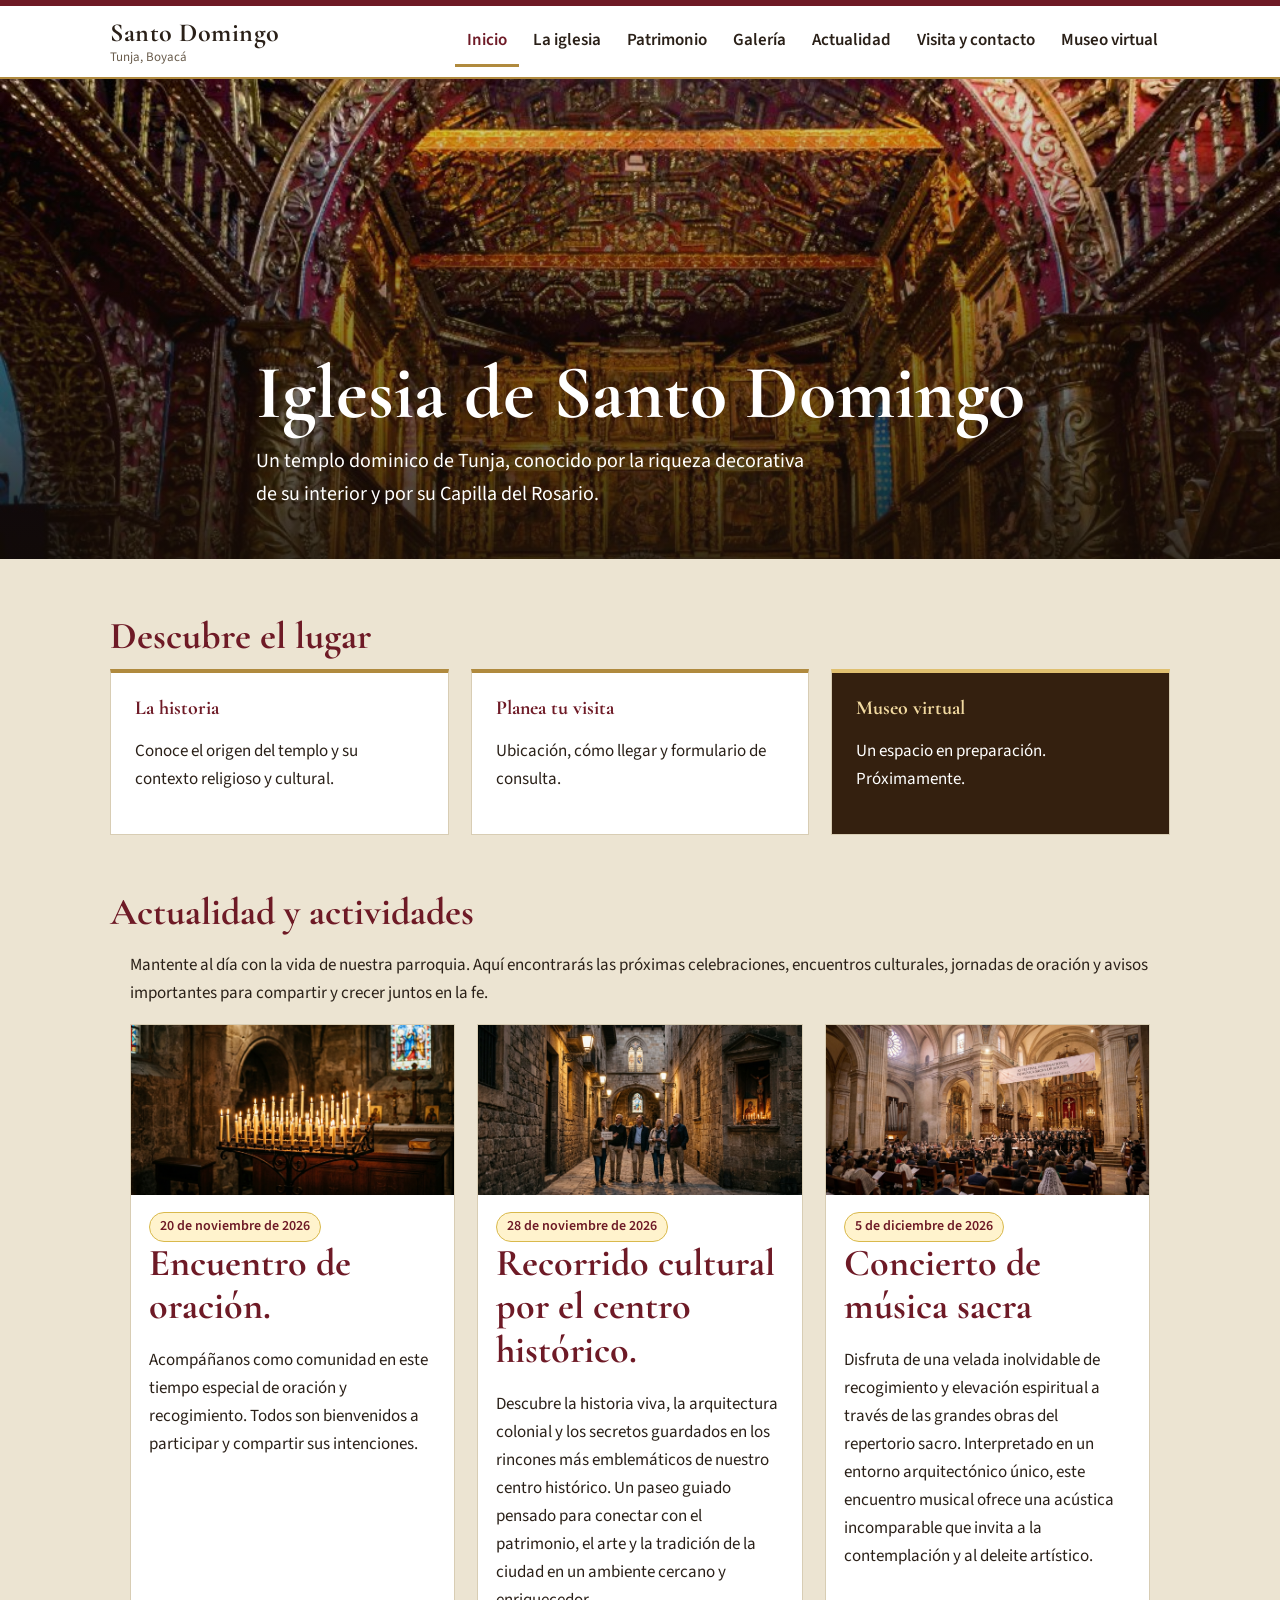
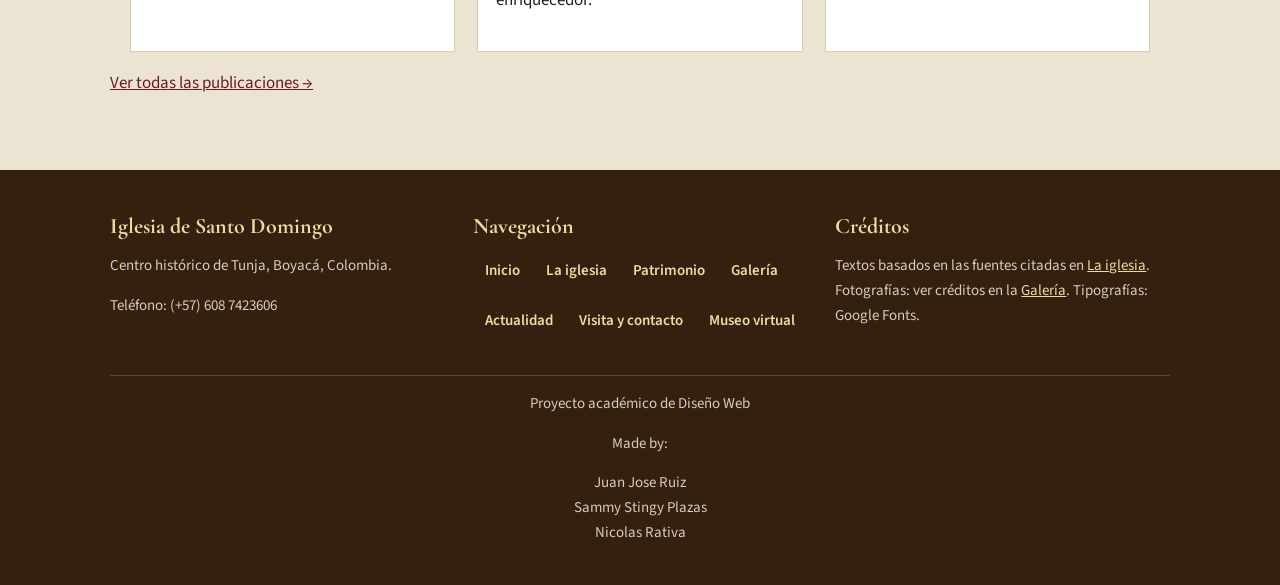
<file: index.html>
<!DOCTYPE html>
<html lang="es">
<head>
    <meta charset="UTF-8">
    <meta name="viewport" content="width=device-width, initial-scale=1.0">
    <meta name="description" content="Sitio académico sobre la Iglesia de Santo Domingo de Tunja: historia, patrimonio y visita.">
    <title>Iglesia de Santo Domingo, Tunja</title>
    <link rel="preconnect" href="https://fonts.googleapis.com">
    <link href="https://fonts.googleapis.com/css2?family=Cormorant+Garamond:wght@600;700&family=Source+Sans+3:wght@400;600&display=swap" rel="stylesheet">
    <link rel="stylesheet" href="css/estilos.css">
</head>
<body>
<a class="salto" href="#contenido">Saltar al contenido</a>

<header>
    <div class="contenedor">
        <a class="marca" href="index.html">Santo Domingo<small>Tunja, Boyacá</small></a>
        <button id="boton-menu" aria-expanded="false" aria-controls="menu">☰ Menú</button>
        <nav id="menu" aria-label="Principal">
        <ul>
            <li><a href="index.html" aria-current="page">Inicio</a></li>
            <li><a href="la-iglesia.html">La iglesia</a></li>
            <li><a href="patrimonio.html">Patrimonio</a></li>
            <li><a href="galeria.html">Galería</a></li>
            <li><a href="actualidad.html">Actualidad</a></li>
            <li><a href="visita-contacto.html">Visita y contacto</a></li>
            <li><a href="museo-virtual.html">Museo virtual</a></li>
        </ul>
        </nav>
    </div>
</header>
     <section class="portada">
        <img src="images/imagenPortada2.jpg" alt="Fachada de la Iglesia de Santo Domingo en Tunja">
        <div class="contenedor">
            <h1>Iglesia de Santo Domingo</h1>
            <p>Un templo dominico de Tunja, conocido por la riqueza decorativa de su interior y por su Capilla del Rosario.</p>
        </div>
    </section>

    <section class="bloque">
        <div class="contenedor">
            <h2>Descubre el lugar</h2>
            <div class="accesos">
                <a class="acceso" href="la-iglesia.html"><h3>La historia</h3><p>Conoce el origen del templo y su contexto religioso y cultural.</p></a>
                <a class="acceso" href="visita-contacto.html"><h3>Planea tu visita</h3><p>Ubicación, cómo llegar y formulario de consulta.</p></a>
                <a class="acceso destacado" href="museo-virtual.html"><h3>Museo virtual</h3><p>Un espacio en preparación. Próximamente.</p></a>
            </div>
        </div>
    </section>

    <section class="bloque" id="actualidad" style="padding-top:0">
        <div class="contenedor">
            <h2>Actualidad y actividades</h2>
            <div class="contenedor">
            <p> Mantente al día con la vida de nuestra parroquia. Aquí encontrarás las próximas celebraciones, encuentros culturales, jornadas de oración y avisos importantes para compartir y crecer juntos en la fe.</p>
            <div class="noticias">
            <article class="noticia">
                <div class="foto"><img src="images/velas.jpg" alt="Velas encendidas en un templo"></div>
                <div class="texto">
                    <span class="ejemplo"> <time datetime="2026-11-20">20 de noviembre de 2026</time></span>
                    <h2>Encuentro de oración.</h2>
                    <p>Acompáñanos como comunidad en este tiempo especial de oración y recogimiento. Todos son bienvenidos a participar y compartir sus intenciones.</p>
                </div>
            </article>
            <article class="noticia">
                <div class="foto"><img src="images/recorrido.jpg" alt="Visitantes recorriendo un templo" loading="lazy"></div>
                <div class="texto">
                    <span class="ejemplo"><time datetime="2026-11-28">28 de noviembre de 2026</time></span>
                     <h2>Recorrido cultural por el centro histórico.</h2>
                    <p>Descubre la historia viva, la arquitectura colonial y los secretos guardados en los rincones más emblemáticos de nuestro centro histórico. Un paseo guiado pensado para conectar con el patrimonio, el arte y la tradición de la ciudad en un ambiente cercano y enriquecedor.</p>
                </div>
            </article>
            <article class="noticia">
                <div class="foto"><img src="images/musicaSacra.jpg" alt="Coro cantando en una celebración" loading="lazy"></div>
                <div class="texto">
                    <span class="ejemplo"><time datetime="2026-12-05">5 de diciembre de 2026</time></span>
                    <h2>Concierto de música sacra</h2>
                    <p>Disfruta de una velada inolvidable de recogimiento y elevación espiritual a través de las grandes obras del repertorio sacro. Interpretado en un entorno arquitectónico único, este encuentro musical ofrece una acústica incomparable que invita a la contemplación y al deleite artístico.</p>
                </div>
            </article>
            </div>
     </div>

            
            <p><a href="actualidad.html">Ver todas las publicaciones →</a></p>
        </div>
    </section>
</main>

<footer>
    <div class="contenedor">
        <div class="pie-grid">
            <div>
                <h2>Iglesia de Santo Domingo</h2>
                <p>Centro histórico de Tunja, Boyacá, Colombia.</p>
                <p>Teléfono: (+57) 608 7423606</p>
            </div>
            <nav aria-label="Pie de página">
                <h2>Navegación</h2>
                <ul>
                <li><a href="index.html">Inicio</a></li>
                <li><a href="la-iglesia.html">La iglesia</a></li>
                <li><a href="patrimonio.html">Patrimonio</a></li>
                <li><a href="galeria.html">Galería</a></li>
                <li><a href="actualidad.html">Actualidad</a></li>
                <li><a href="visita-contacto.html">Visita y contacto</a></li>
                <li><a href="museo-virtual.html">Museo virtual</a></li>
                </ul>
            </nav>
            <div>
                <h2>Créditos</h2>
                <p>Textos basados en las fuentes citadas en <a href="la-iglesia.html#fuentes">La iglesia</a>. Fotografías: ver créditos en la <a href="galeria.html">Galería</a>. Tipografías: Google Fonts.</p>
            </div>
        </div>
      <p class="legal">Proyecto académico de Diseño Web </p>
            <section class="hechos">
                <dl>
                    <p>Made by:</p>
                    <dt>Juan Jose Ruiz</dd>
                    <dt>Sammy Stingy Plazas</dd>
                    <dt>Nicolas Rativa</dd>
                </dl>
            </section>
    </div>
</footer>
<script src="js/principal.js"></script>
</body>
</html>
</file>
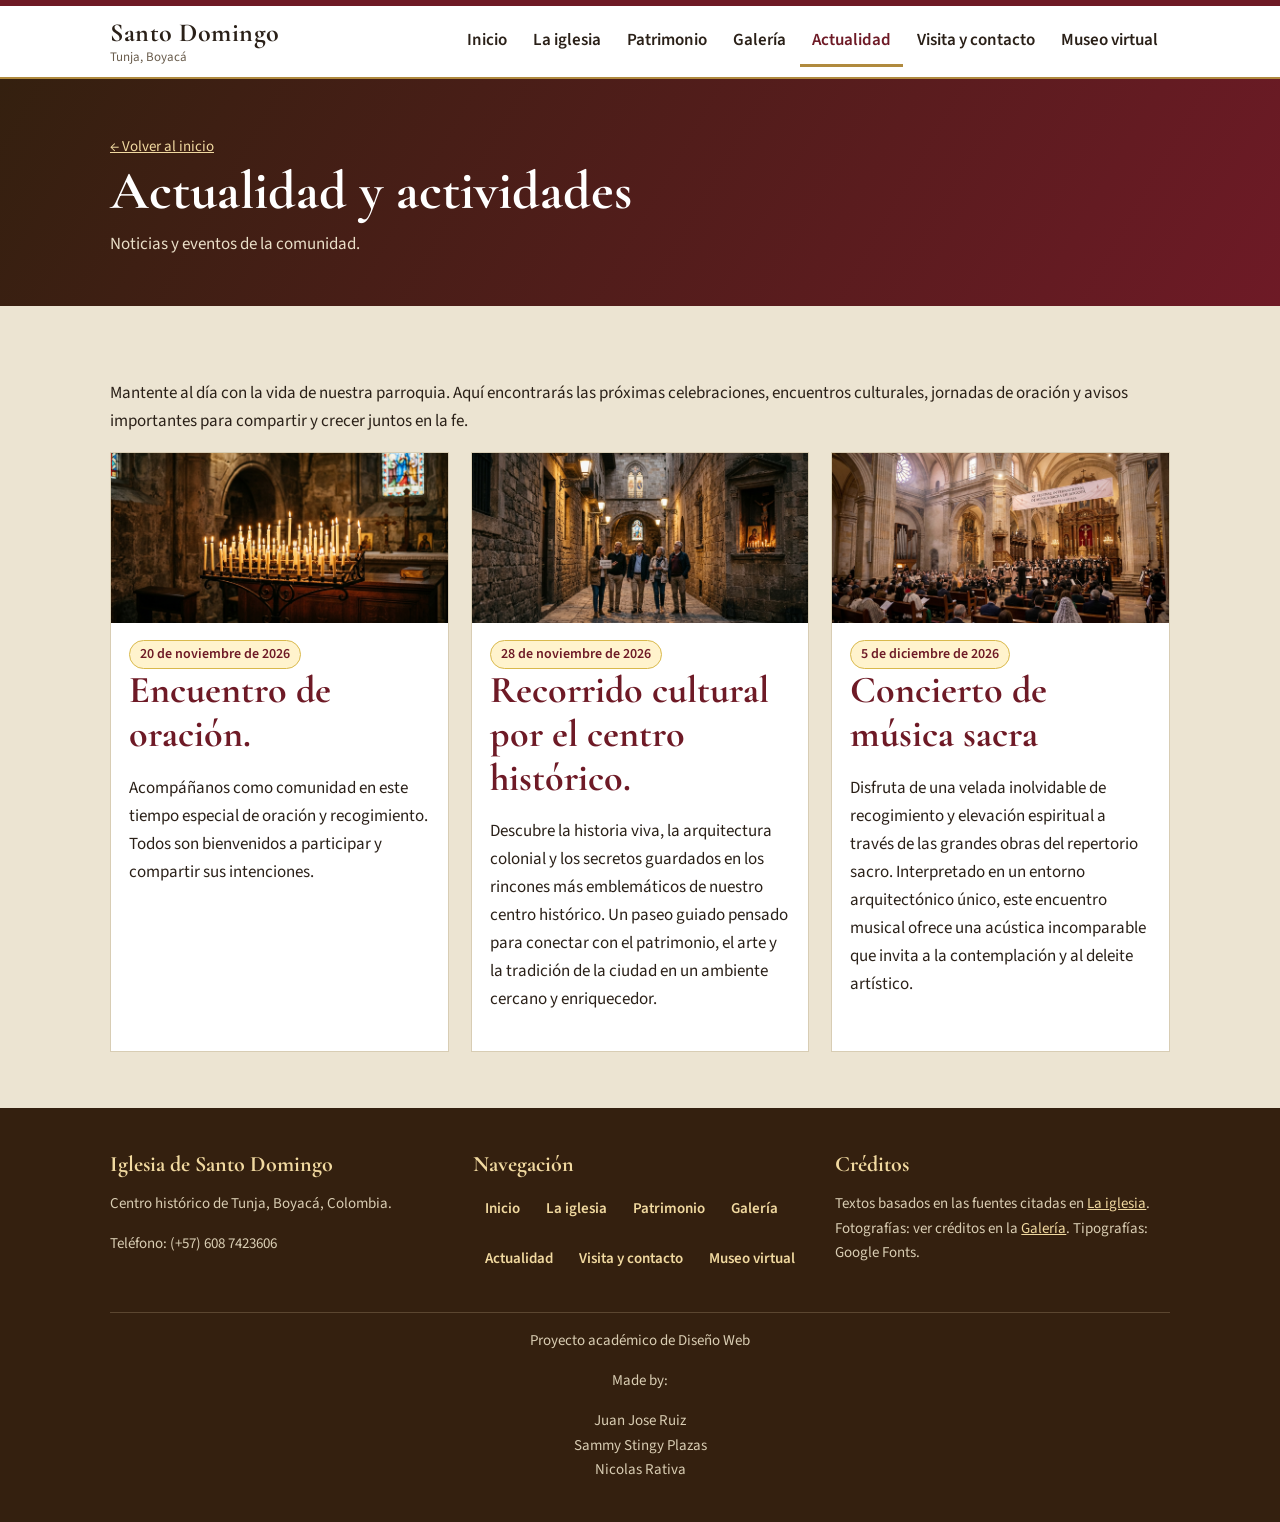
<file: actualidad.html>
<!DOCTYPE html>
<html lang="es">
<head>
    <meta charset="UTF-8">
    <meta name="viewport" content="width=device-width, initial-scale=1.0">
    <meta name="description" content="Publicaciones y actividades de la Iglesia de Santo Domingo de Tunja.">
    <title>Actualidad y actividades · Iglesia de Santo Domingo, Tunja</title>
    <link rel="preconnect" href="https://fonts.googleapis.com">
    <link href="https://fonts.googleapis.com/css2?family=Cormorant+Garamond:wght@600;700&family=Source+Sans+3:wght@400;600&display=swap" rel="stylesheet">
    <link rel="stylesheet" href="css/estilos.css">
</head>
<body>
<a class="salto" href="#contenido">Saltar al contenido</a>

<header>
    <div class="contenedor">
        <a class="marca" href="index.html">Santo Domingo<small>Tunja, Boyacá</small></a>
        <button id="boton-menu" aria-expanded="false" aria-controls="menu">☰ Menú</button>
        <nav id="menu" aria-label="Principal">
        <ul>
            <li><a href="index.html">Inicio</a></li>
            <li><a href="la-iglesia.html">La iglesia</a></li>
            <li><a href="patrimonio.html">Patrimonio</a></li>
            <li><a href="galeria.html">Galería</a></li>
            <li><a href="actualidad.html" aria-current="page">Actualidad</a></li>
            <li><a href="visita-contacto.html">Visita y contacto</a></li>
            <li><a href="museo-virtual.html">Museo virtual</a></li>
        </ul>
        </nav>
    </div>
</header>

<main id="contenido">
    <div class="cabecera-pagina"  >
        <div class="contenedor">

            <p class="migas"><a href="index.html">← Volver al inicio</a></p>
            <h1>Actualidad y actividades</h1>
            <p>Noticias y eventos de la comunidad.</p>
        </div>
    </div>

    <section class="bloque">
        <div class="contenedor">
            <p> Mantente al día con la vida de nuestra parroquia. Aquí encontrarás las próximas celebraciones, encuentros culturales, jornadas de oración y avisos importantes para compartir y crecer juntos en la fe.</p>
            <div class="noticias">
            <article class="noticia">
                <div class="foto"><img src="images/velas.jpg" alt="Velas encendidas en un templo"></div>
                <div class="texto">
                    <span class="ejemplo"> <time datetime="2026-11-20">20 de noviembre de 2026</time></span>
                    <h2>Encuentro de oración.</h2>
                    <p>Acompáñanos como comunidad en este tiempo especial de oración y recogimiento. Todos son bienvenidos a participar y compartir sus intenciones.</p>
                </div>
            </article>
            <article class="noticia">
                <div class="foto"><img src="images/recorrido.jpg" alt="Visitantes recorriendo un templo" loading="lazy"></div>
                <div class="texto">
                    <span class="ejemplo"><time datetime="2026-11-28">28 de noviembre de 2026</time></span>
                     <h2>Recorrido cultural por el centro histórico.</h2>
                    <p>Descubre la historia viva, la arquitectura colonial y los secretos guardados en los rincones más emblemáticos de nuestro centro histórico. Un paseo guiado pensado para conectar con el patrimonio, el arte y la tradición de la ciudad en un ambiente cercano y enriquecedor.</p>
                </div>
            </article>
            <article class="noticia">
                <div class="foto"><img src="images/musicaSacra.jpg" alt="Coro cantando en una celebración" loading="lazy"></div>
                <div class="texto">
                    <span class="ejemplo"><time datetime="2026-12-05">5 de diciembre de 2026</time></span>
                    <h2>Concierto de música sacra</h2>
                    <p>Disfruta de una velada inolvidable de recogimiento y elevación espiritual a través de las grandes obras del repertorio sacro. Interpretado en un entorno arquitectónico único, este encuentro musical ofrece una acústica incomparable que invita a la contemplación y al deleite artístico.</p>
                </div>
            </article>
            </div>
        </div>
    </section>
</main>

<footer>
    <div class="contenedor">
        <div class="pie-grid">
            <div>
                <h2>Iglesia de Santo Domingo</h2>
                <p>Centro histórico de Tunja, Boyacá, Colombia.</p>
                <p>Teléfono: (+57) 608 7423606</p>
            </div>
            <nav aria-label="Pie de página">
                <h2>Navegación</h2>
                <ul>
                <li><a href="index.html">Inicio</a></li>
                <li><a href="la-iglesia.html">La iglesia</a></li>
                <li><a href="patrimonio.html">Patrimonio</a></li>
                <li><a href="galeria.html">Galería</a></li>
                <li><a href="actualidad.html">Actualidad</a></li>
                <li><a href="visita-contacto.html">Visita y contacto</a></li>
                <li><a href="museo-virtual.html">Museo virtual</a></li>
                </ul>
            </nav>
            <div>
                <h2>Créditos</h2>
                <p>Textos basados en las fuentes citadas en <a href="la-iglesia.html#fuentes">La iglesia</a>. Fotografías: ver créditos en la <a href="galeria.html">Galería</a>. Tipografías: Google Fonts.</p>
            </div>
        </div>
       <p class="legal">Proyecto académico de Diseño Web </p>
            <section class="hechos">
                <dl>
                    <p>Made by:</p>
                    <dt>Juan Jose Ruiz</dd>
                    <dt>Sammy Stingy Plazas</dd>
                    <dt>Nicolas Rativa</dd>
                </dl>
            </section>
    </div>
</footer>
<script src="js/principal.js"></script>
</body>
</html>
</file>
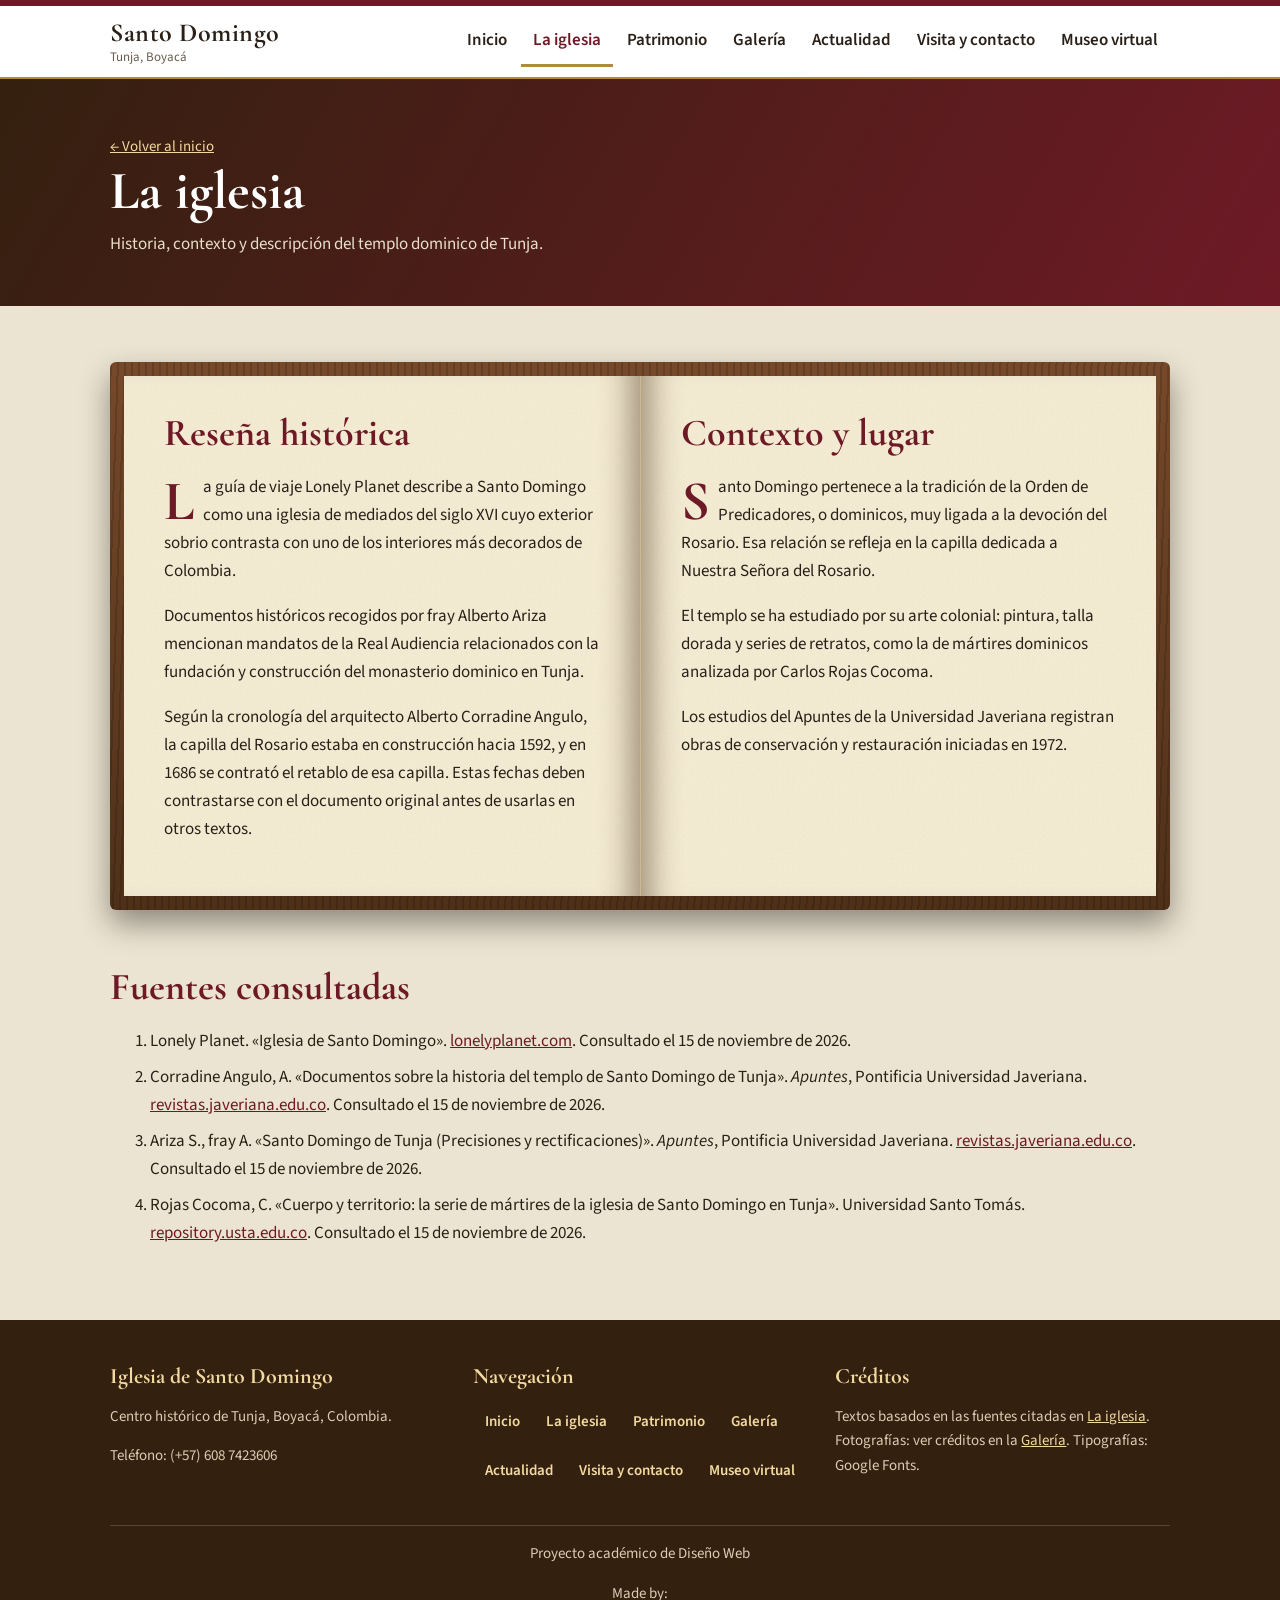
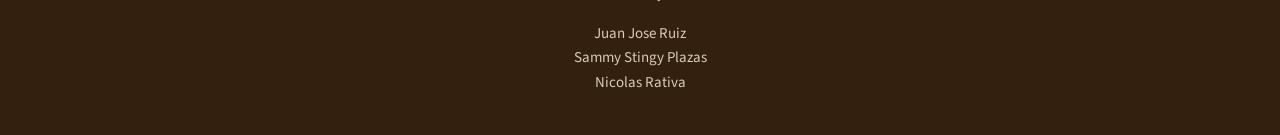
<file: la-iglesia.html>
<!DOCTYPE html>
<html lang="es">
<head>
    <meta charset="UTF-8">
    <meta name="viewport" content="width=device-width, initial-scale=1.0">
    <meta name="description" content="Reseña histórica, contexto religioso y descripción de la Iglesia de Santo Domingo de Tunja.">
    <title>La iglesia · Iglesia de Santo Domingo, Tunja</title>
    <link rel="preconnect" href="https://fonts.googleapis.com">
    <link href="https://fonts.googleapis.com/css2?family=Cormorant+Garamond:wght@600;700&family=Source+Sans+3:wght@400;600&display=swap" rel="stylesheet">
    <link rel="stylesheet" href="css/estilos.css">
</head>
<body>
<a class="salto" href="#contenido">Saltar al contenido</a>

<header>
    <div class="contenedor">
        <a class="marca" href="index.html">Santo Domingo<small>Tunja, Boyacá</small></a>
        <button id="boton-menu" aria-expanded="false" aria-controls="menu">☰ Menú</button>
        <nav id="menu" aria-label="Principal">
        <ul>
            <li><a href="index.html">Inicio</a></li>
            <li><a href="la-iglesia.html" aria-current="page">La iglesia</a></li>
            <li><a href="patrimonio.html">Patrimonio</a></li>
            <li><a href="galeria.html">Galería</a></li>
            <li><a href="actualidad.html">Actualidad</a></li>
            <li><a href="visita-contacto.html">Visita y contacto</a></li>
            <li><a href="museo-virtual.html">Museo virtual</a></li>
        </ul>
        </nav>
    </div>
</header>

<main id="contenido">
    <div class="cabecera-pagina">
        <div class="contenedor">
            <p class="migas"><a href="index.html">← Volver al inicio</a></p>
            <h1>La iglesia</h1>
            <p>Historia, contexto y descripción del templo dominico de Tunja.</p>
        </div>
    </div>

    <section class="bloque">
        <div class="contenedor">
            <div class="libro">
                <div class="paginas">
                    <article class="pagina">
                        <h2>Reseña histórica</h2>
                        <p>La guía de viaje Lonely Planet describe a Santo Domingo como una iglesia de mediados del siglo XVI cuyo exterior sobrio contrasta con uno de los interiores más decorados de Colombia.</p>
                        <p>Documentos históricos recogidos por fray Alberto Ariza mencionan mandatos de la Real Audiencia relacionados con la fundación y construcción del monasterio dominico en Tunja.</p>
                        <p>Según la cronología del arquitecto Alberto Corradine Angulo, la capilla del Rosario estaba en construcción hacia 1592, y en 1686 se contrató el retablo de esa capilla. Estas fechas deben contrastarse con el documento original antes de usarlas en otros textos.</p>
                    </article>
                    <article class="pagina">
                        <h2>Contexto y lugar</h2>
                        <p>Santo Domingo pertenece a la tradición de la Orden de Predicadores, o dominicos, muy ligada a la devoción del Rosario. Esa relación se refleja en la capilla dedicada a Nuestra Señora del Rosario.</p>
                        <p>El templo se ha estudiado por su arte colonial: pintura, talla dorada y series de retratos, como la de mártires dominicos analizada por Carlos Rojas Cocoma.</p>
                        <p>Los estudios del Apuntes de la Universidad Javeriana registran obras de conservación y restauración iniciadas en 1972.</p>
                    </article>
                </div>
            </div>
        </div>
    </section>

    <section class="bloque" id="fuentes" style="padding-top:0">
        <div class="contenedor">
            <h2>Fuentes consultadas</h2>
            <ol class="fuentes">
                <li>Lonely Planet. «Iglesia de Santo Domingo». <a href="https://www.lonelyplanet.com/colombia/tunja/attractions/iglesia-de-santo-domingo/a/poi-sig/1180480/363320">lonelyplanet.com</a>. Consultado el 15 de noviembre de 2026.</li>
                <li>Corradine Angulo, A. «Documentos sobre la historia del templo de Santo Domingo de Tunja». <em>Apuntes</em>, Pontificia Universidad Javeriana. <a href="https://revistas.javeriana.edu.co/index.php/revApuntesArq/article/download/9194/7487/34494">revistas.javeriana.edu.co</a>. Consultado el 15 de noviembre de 2026.</li>
                <li>Ariza S., fray A. «Santo Domingo de Tunja (Precisiones y rectificaciones)». <em>Apuntes</em>, Pontificia Universidad Javeriana. <a href="https://revistas.javeriana.edu.co/index.php/revApuntesArq/article/download/9183/7478/34484">revistas.javeriana.edu.co</a>. Consultado el 15 de noviembre de 2026.</li>
                <li>Rojas Cocoma, C. «Cuerpo y territorio: la serie de mártires de la iglesia de Santo Domingo en Tunja». Universidad Santo Tomás. <a href="https://repository.usta.edu.co/bitstreams/5af92681-4775-47f7-a438-4c7f0b536e66/download">repository.usta.edu.co</a>. Consultado el 15 de noviembre de 2026.</li>
            </ol>
        </div>
    </section>
</main>

<footer>
    <div class="contenedor">
        <div class="pie-grid">
            <div>
                <h2>Iglesia de Santo Domingo</h2>
                <p>Centro histórico de Tunja, Boyacá, Colombia.</p>
                <p>Teléfono: (+57) 608 7423606</p>
            </div>
            <nav aria-label="Pie de página">
                <h2>Navegación</h2>
                <ul>
                <li><a href="index.html">Inicio</a></li>
                <li><a href="la-iglesia.html">La iglesia</a></li>
                <li><a href="patrimonio.html">Patrimonio</a></li>
                <li><a href="galeria.html">Galería</a></li>
                <li><a href="actualidad.html">Actualidad</a></li>
                <li><a href="visita-contacto.html">Visita y contacto</a></li>
                <li><a href="museo-virtual.html">Museo virtual</a></li>
                </ul>
            </nav>
            <div>
                <h2>Créditos</h2>
                <p>Textos basados en las fuentes citadas en <a href="la-iglesia.html#fuentes">La iglesia</a>. Fotografías: ver créditos en la <a href="galeria.html">Galería</a>. Tipografías: Google Fonts.</p>
            </div>
        </div>
      <p class="legal">Proyecto académico de Diseño Web </p>
            <section class="hechos">
                <dl>
                    <p>Made by:</p>
                    <dt>Juan Jose Ruiz</dd>
                    <dt>Sammy Stingy Plazas</dd>
                    <dt>Nicolas Rativa</dd>
                </dl>
            </section>
    </div>
</footer>
<script src="js/principal.js"></script>
</body>
</html>
</file>
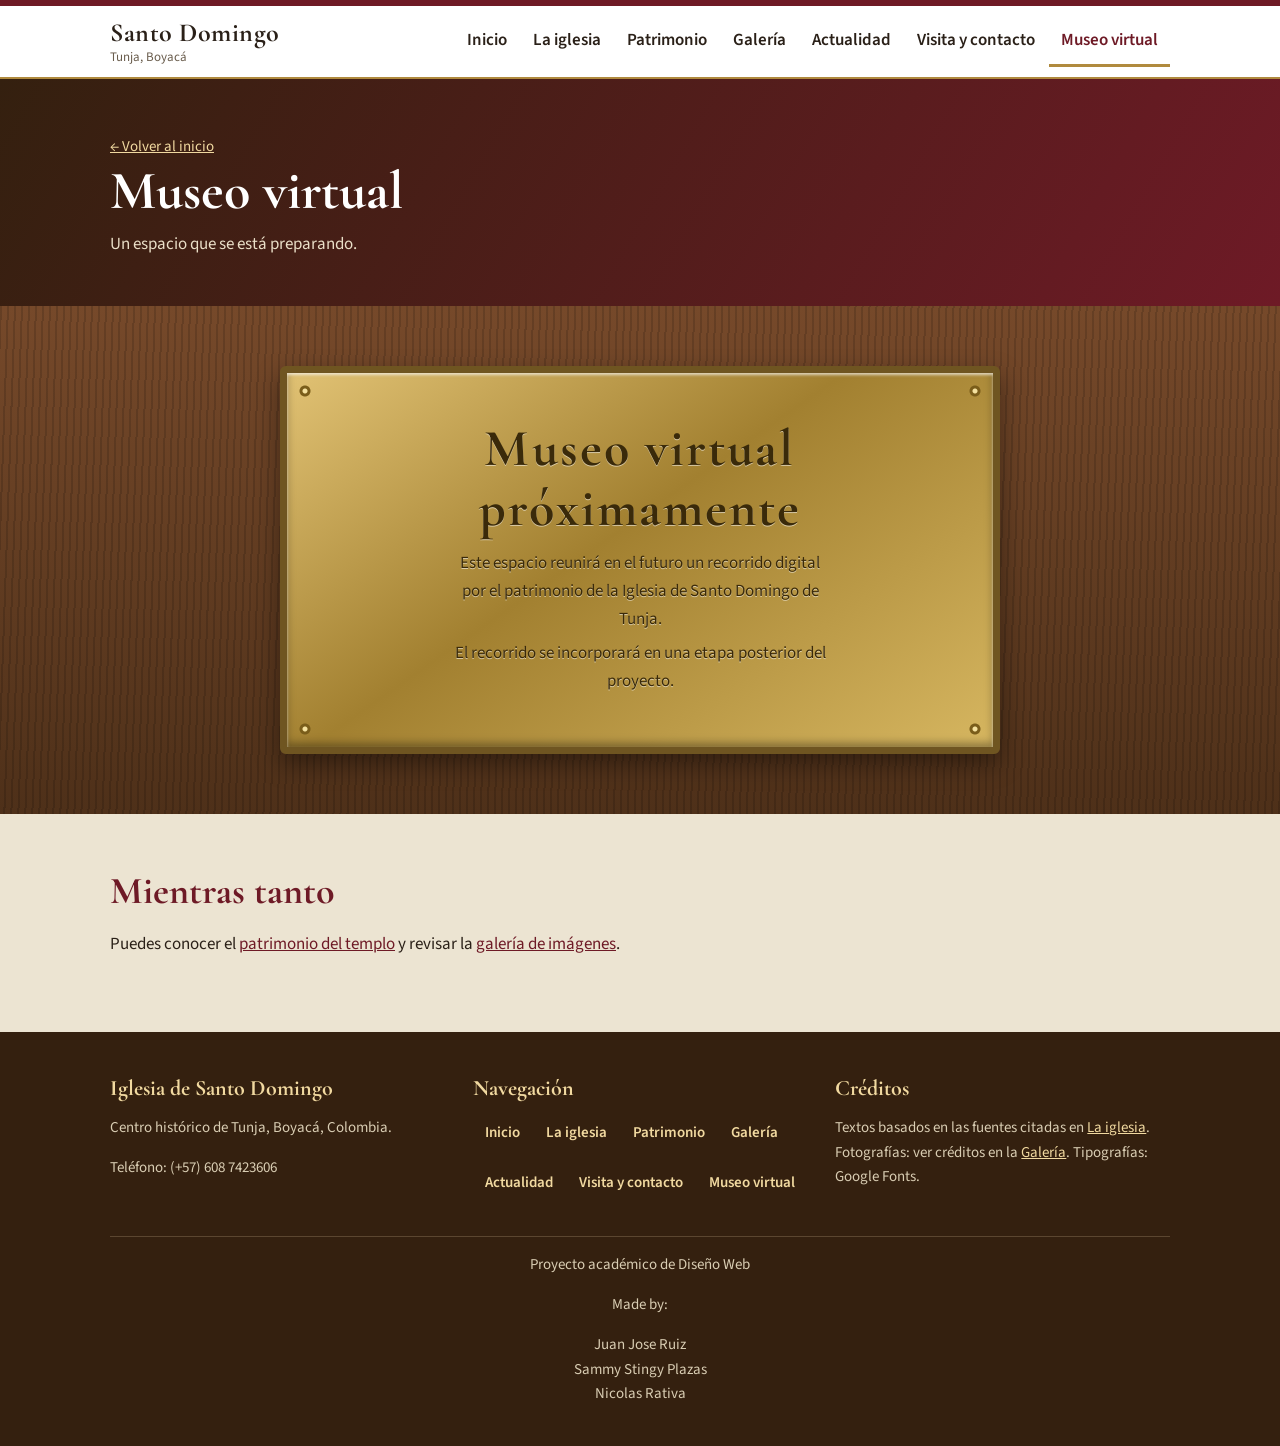
<file: museo-virtual.html>
<!DOCTYPE html>
<html lang="es">
<head>
    <meta charset="UTF-8">
    <meta name="viewport" content="width=device-width, initial-scale=1.0">
    <meta name="description" content="Espacio reservado para el futuro museo virtual de Santo Domingo.">
    <title>Museo virtual · Iglesia de Santo Domingo, Tunja</title>
    <link rel="preconnect" href="https://fonts.googleapis.com">
    <link href="https://fonts.googleapis.com/css2?family=Cormorant+Garamond:wght@600;700&family=Source+Sans+3:wght@400;600&display=swap" rel="stylesheet">
    <link rel="stylesheet" href="css/estilos.css">
</head>
<body>
<a class="salto" href="#contenido">Saltar al contenido</a>

<header>
    <div class="contenedor">
        <a class="marca" href="index.html">Santo Domingo<small>Tunja, Boyacá</small></a>
        <button id="boton-menu" aria-expanded="false" aria-controls="menu">☰ Menú</button>
        <nav id="menu" aria-label="Principal">
        <ul>
            <li><a href="index.html">Inicio</a></li>
            <li><a href="la-iglesia.html">La iglesia</a></li>
            <li><a href="patrimonio.html">Patrimonio</a></li>
            <li><a href="galeria.html">Galería</a></li>
            <li><a href="actualidad.html">Actualidad</a></li>
            <li><a href="visita-contacto.html">Visita y contacto</a></li>
            <li><a href="museo-virtual.html" aria-current="page">Museo virtual</a></li>
        </ul>
        </nav>
    </div>
</header>

<main id="contenido">
    <div class="cabecera-pagina">
        <div class="contenedor">
            <p class="migas"><a href="index.html">← Volver al inicio</a></p>
            <h1>Museo virtual</h1>
            <p>Un espacio que se está preparando.</p>
        </div>
    </div>

    <section class="pared">
        <div class="placa">
            <h2>Museo virtual próximamente</h2>
            <p>Este espacio reunirá en el futuro un recorrido digital por el patrimonio de la Iglesia de Santo Domingo de Tunja.</p>
            <p>El recorrido se incorporará en una etapa posterior del proyecto.</p>
        </div>
    </section>

    <section class="bloque">
        <div class="contenedor">
            <h2>Mientras tanto</h2>
            <p>Puedes conocer el <a href="patrimonio.html">patrimonio del templo</a> y revisar la <a href="galeria.html">galería de imágenes</a>.</p>
        </div>
    </section>
</main>

<footer>
    <div class="contenedor">
        <div class="pie-grid">
            <div>
                <h2>Iglesia de Santo Domingo</h2>
                <p>Centro histórico de Tunja, Boyacá, Colombia.</p>
                <p>Teléfono: (+57) 608 7423606</p>
            </div>
            <nav aria-label="Pie de página">
                <h2>Navegación</h2>
                <ul>
                <li><a href="index.html">Inicio</a></li>
                <li><a href="la-iglesia.html">La iglesia</a></li>
                <li><a href="patrimonio.html">Patrimonio</a></li>
                <li><a href="galeria.html">Galería</a></li>
                <li><a href="actualidad.html">Actualidad</a></li>
                <li><a href="visita-contacto.html">Visita y contacto</a></li>
                <li><a href="museo-virtual.html">Museo virtual</a></li>
                </ul>
            </nav>
            <div>
                <h2>Créditos</h2>
                <p>Textos basados en las fuentes citadas en <a href="la-iglesia.html#fuentes">La iglesia</a>. Fotografías: ver créditos en la <a href="galeria.html">Galería</a>. Tipografías: Google Fonts.</p>
            </div>
        </div>
        <p class="legal">Proyecto académico de Diseño Web </p>
            <section class="hechos">
                <dl>
                    <p>Made by:</p>
                    <dt>Juan Jose Ruiz</dd>
                    <dt>Sammy Stingy Plazas</dd>
                    <dt>Nicolas Rativa</dd>
                </dl>
            </section>
    </div>
</footer>
<script src="js/principal.js"></script>
</body>
</html>
</file>
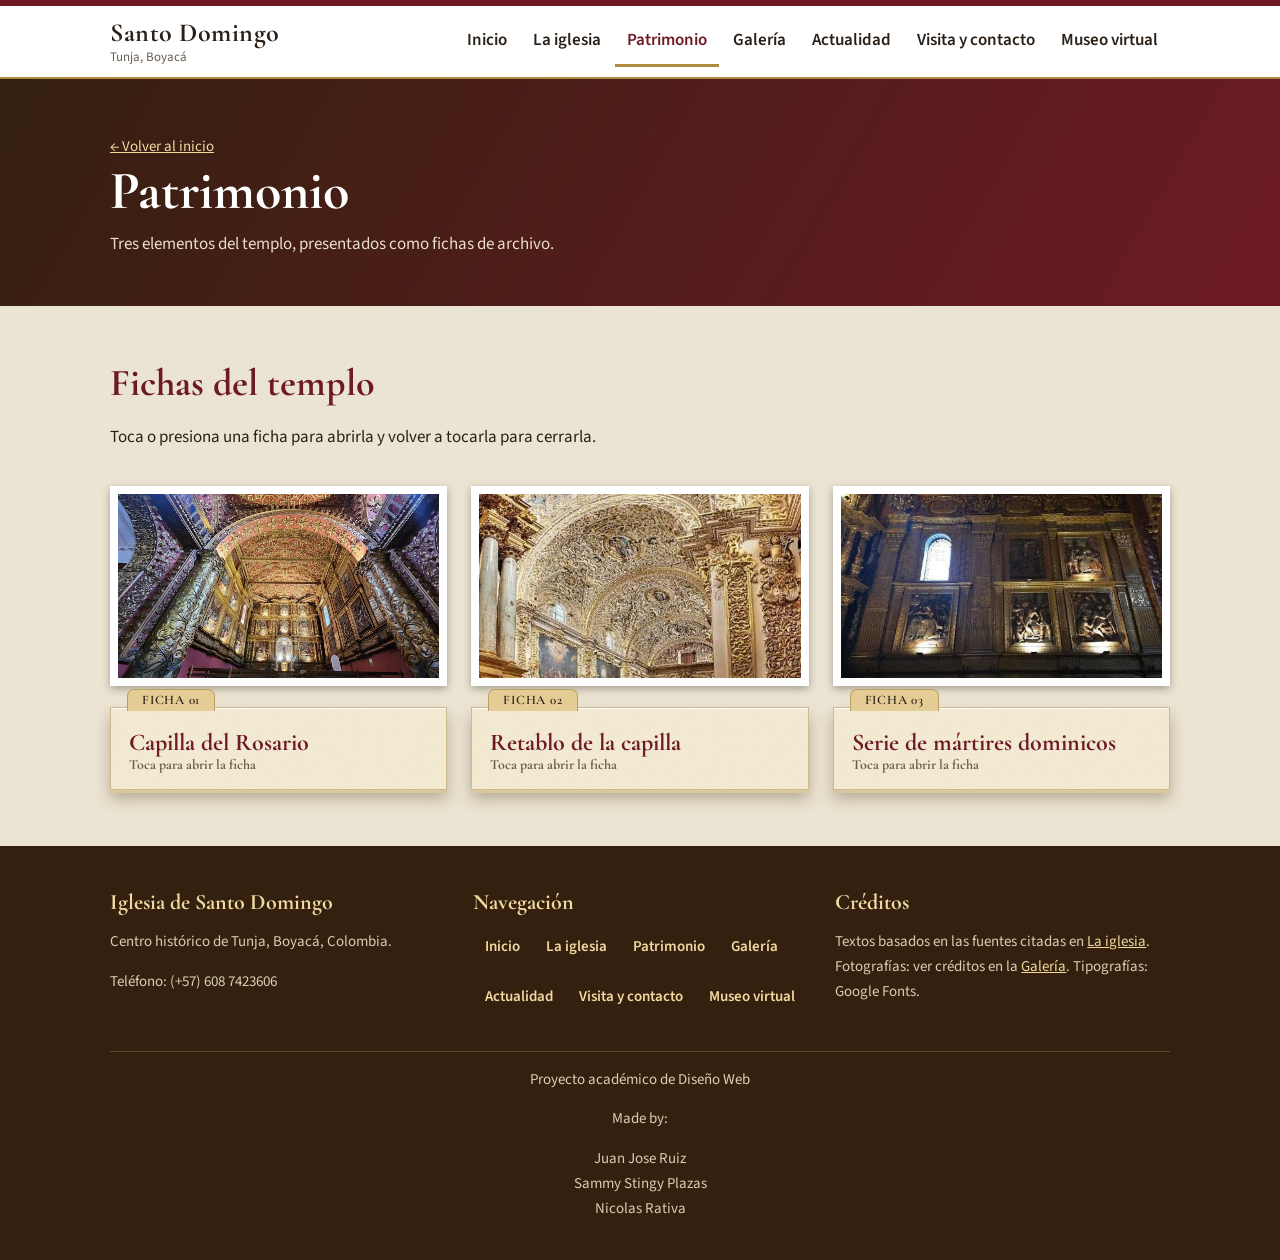
<file: patrimonio.html>
<!DOCTYPE html>
<html lang="es">
<head>
    <meta charset="UTF-8">
    <meta name="viewport" content="width=device-width, initial-scale=1.0">
    <meta name="description" content="Elementos documentados del patrimonio de la Iglesia de Santo Domingo de Tunja.">
    <title>Patrimonio · Iglesia de Santo Domingo, Tunja</title>
    <link rel="preconnect" href="https://fonts.googleapis.com">
    <link href="https://fonts.googleapis.com/css2?family=Cormorant+Garamond:wght@600;700&family=Source+Sans+3:wght@400;600&display=swap" rel="stylesheet">
    <link rel="stylesheet" href="css/estilos.css">
</head>
<body>
<a class="salto" href="#contenido">Saltar al contenido</a>

<header>
    <div class="contenedor">
        <a class="marca" href="index.html">Santo Domingo<small>Tunja, Boyacá</small></a>
        <button id="boton-menu" aria-expanded="false" aria-controls="menu">☰ Menú</button>
        <nav id="menu" aria-label="Principal">
        <ul>
            <li><a href="index.html">Inicio</a></li>
            <li><a href="la-iglesia.html">La iglesia</a></li>
            <li><a href="patrimonio.html" aria-current="page">Patrimonio</a></li>
            <li><a href="galeria.html">Galería</a></li>
            <li><a href="actualidad.html">Actualidad</a></li>
            <li><a href="visita-contacto.html">Visita y contacto</a></li>
            <li><a href="museo-virtual.html">Museo virtual</a></li>
        </ul>
        </nav>
    </div>
</header>

<main id="contenido">
    <div class="cabecera-pagina">
        <div class="contenedor">
            <p class="migas"><a href="index.html">← Volver al inicio</a></p>
            <h1>Patrimonio</h1>
            <p>Tres elementos del templo, presentados como fichas de archivo.</p>
        </div>
    </div>

    <section class="bloque">
        <div class="contenedor">
            <h2>Fichas del templo</h2>
            <p>Toca o presiona una ficha para abrirla y volver a tocarla para cerrarla.</p>
            <div class="fichas">
            <article class="ficha-item">
                <figure><img src="images/interior2.jpg" alt="Interior de la Capilla del Rosario" loading="lazy"></figure>
                <h3><button class="ficha" data-rotulo="FICHA 01" aria-expanded="false" aria-controls="ficha-1"><span class="nombre">Capilla del Rosario</span><span class="pista">Toca para abrir la ficha</span></button></h3>
                <div class="ficha-detalle" id="ficha-1" hidden>
                    <p>Es la capilla más conocida del templo. Lonely Planet la presenta como la «Capilla Sixtina del arte neogranadino» por la riqueza de su decoración. Es importante porque reúne pintura y talla dorada del periodo colonial.</p>
                    <p class="fuente">Fuente: Lonely Planet; Corradine Angulo (Apuntes, Javeriana).</p>
                </div>
            </article>
            <article class="ficha-item">
                <figure><img src="images/dorado.jpg" alt="Retablo dorado de la capilla" loading="lazy"></figure>
                <h3><button class="ficha" data-rotulo="FICHA 02" aria-expanded="false" aria-controls="ficha-2"><span class="nombre">Retablo de la capilla</span><span class="pista">Toca para abrir la ficha</span></button></h3>
                <div class="ficha-detalle" id="ficha-2" hidden>
                    <p>La cronología de Corradine Angulo registra que en 1686 se contrató el retablo de la capilla del Rosario. Su importancia está en ser una obra de talla dorada ligada a la devoción del Rosario.</p>
                    <p class="fuente">Fuente: Corradine Angulo (Apuntes, Javeriana).</p>
                </div>
            </article>
            <article class="ficha-item">
                <figure><img src="images/retratos.jpg" alt="Retrato de un mártir dominico" loading="lazy"></figure>
                <h3><button class="ficha" data-rotulo="FICHA 03" aria-expanded="false" aria-controls="ficha-3"><span class="nombre">Serie de mártires dominicos</span><span class="pista">Toca para abrir la ficha</span></button></h3>
                <div class="ficha-detalle" id="ficha-3" hidden>
                    <p>El templo conserva una serie de retratos de mártires dominicos estudiada por Carlos Rojas Cocoma. Ayuda a entender cómo la comunidad dominica representó el martirio dentro de su espacio de culto.</p>
                    <p class="fuente">Fuente: Rojas Cocoma, Universidad Santo Tomás.</p>
                </div>
            </article>
            </div>
        </div>
    </section>
</main>

<footer>
    <div class="contenedor">
        <div class="pie-grid">
            <div>
                <h2>Iglesia de Santo Domingo</h2>
                <p>Centro histórico de Tunja, Boyacá, Colombia.</p>
                <p>Teléfono: (+57) 608 7423606</p>
            </div>
            <nav aria-label="Pie de página">
                <h2>Navegación</h2>
                <ul>
                <li><a href="index.html">Inicio</a></li>
                <li><a href="la-iglesia.html">La iglesia</a></li>
                <li><a href="patrimonio.html">Patrimonio</a></li>
                <li><a href="galeria.html">Galería</a></li>
                <li><a href="actualidad.html">Actualidad</a></li>
                <li><a href="visita-contacto.html">Visita y contacto</a></li>
                <li><a href="museo-virtual.html">Museo virtual</a></li>
                </ul>
            </nav>
            <div>
                <h2>Créditos</h2>
                <p>Textos basados en las fuentes citadas en <a href="la-iglesia.html#fuentes">La iglesia</a>. Fotografías: ver créditos en la <a href="galeria.html">Galería</a>. Tipografías: Google Fonts.</p>
            </div>
        </div>
      <p class="legal">Proyecto académico de Diseño Web </p>
            <section class="hechos">
                <dl>
                    <p>Made by:</p>
                    <dt>Juan Jose Ruiz</dd>
                    <dt>Sammy Stingy Plazas</dd>
                    <dt>Nicolas Rativa</dd>
                </dl>
            </section>
    </div>
</footer>
<script src="js/principal.js"></script>
</body>
</html>
</file>
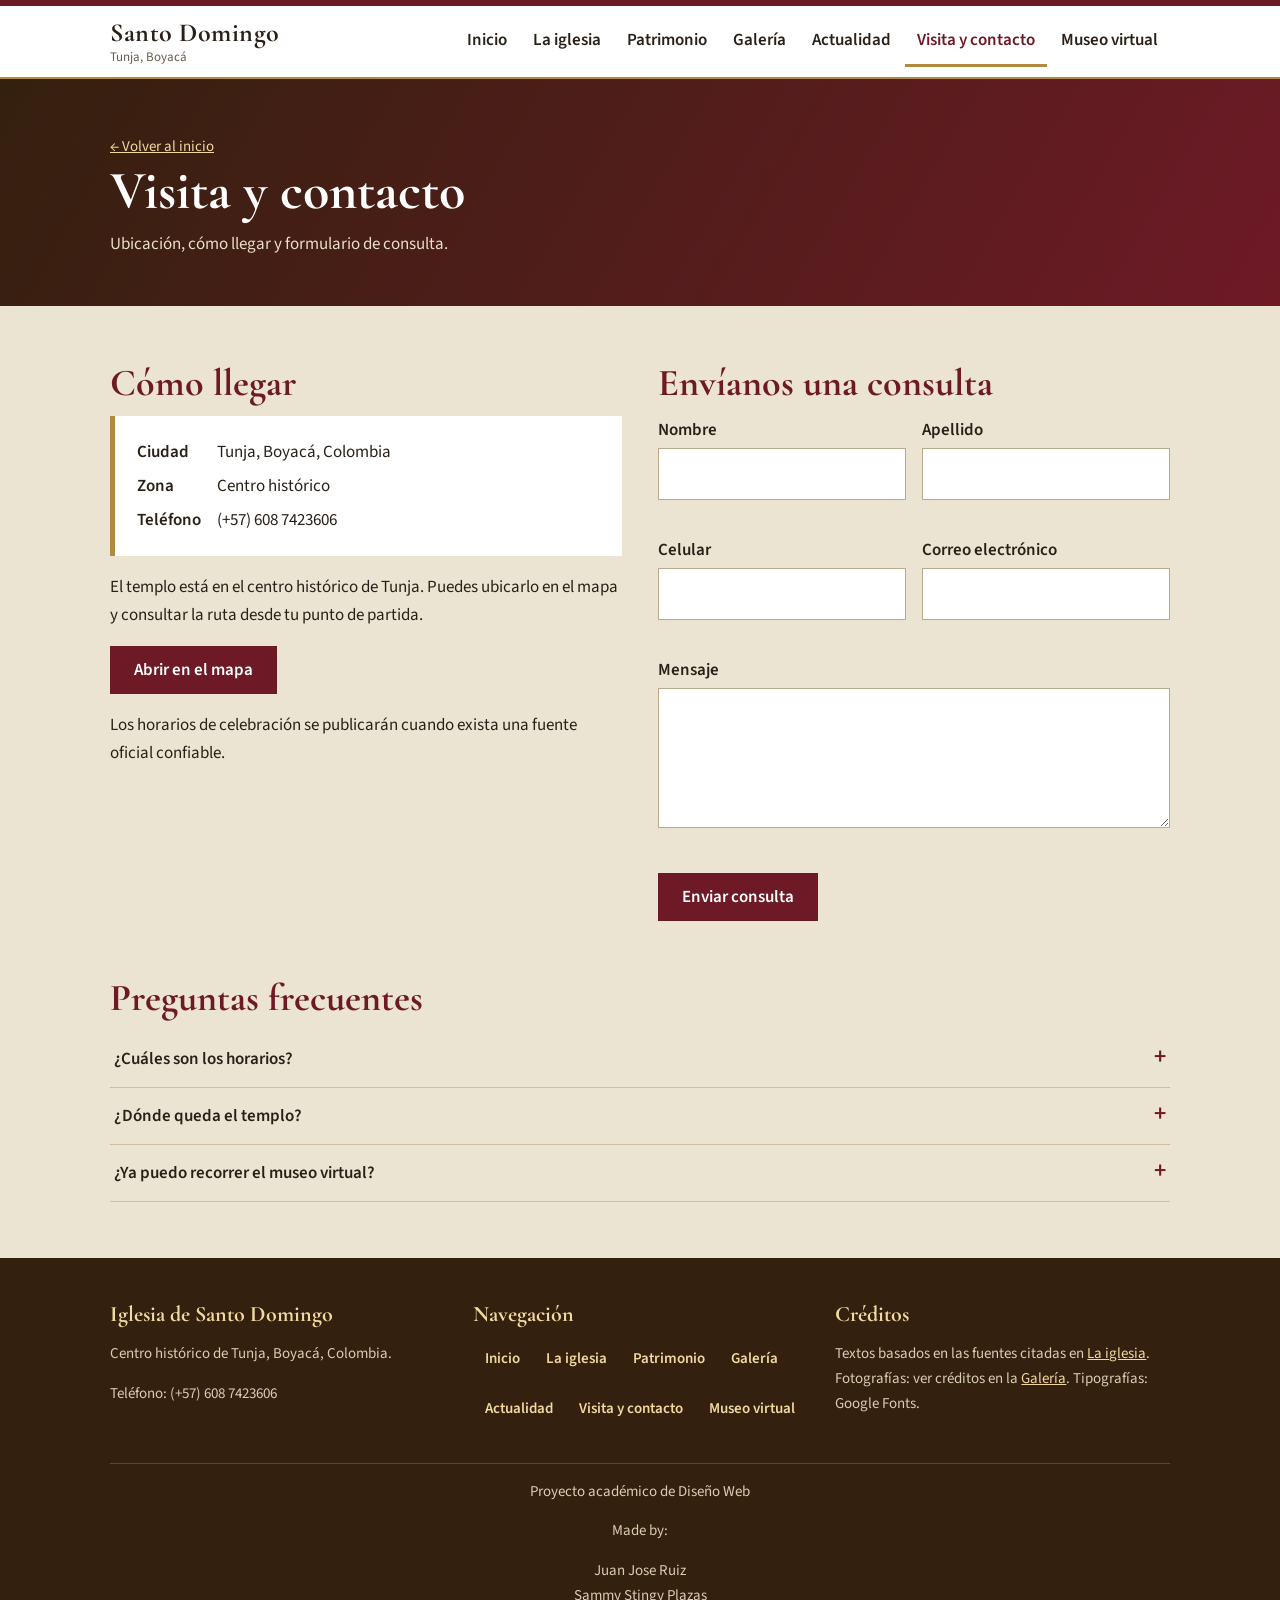
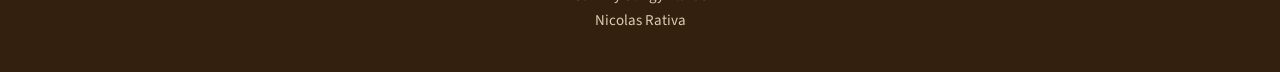
<file: visita-contacto.html>
<!DOCTYPE html>
<html lang="es">

<head>
    <meta charset="UTF-8">
    <meta name="viewport" content="width=device-width, initial-scale=1.0">
    <meta name="description" content="Ubicación, cómo llegar y formulario de consulta.">
    <title>Visita y contacto · Iglesia de Santo Domingo, Tunja</title>
    <link rel="preconnect" href="https://fonts.googleapis.com">
    <link
        href="https://fonts.googleapis.com/css2?family=Cormorant+Garamond:wght@600;700&family=Source+Sans+3:wght@400;600&display=swap"
        rel="stylesheet">
    <link rel="stylesheet" href="css/estilos.css">
</head>

<body>
    <a class="salto" href="#contenido">Saltar al contenido</a>

    <header>
        <div class="contenedor">
            <a class="marca" href="index.html">Santo Domingo<small>Tunja, Boyacá</small></a>
            <button id="boton-menu" aria-expanded="false" aria-controls="menu">☰ Menú</button>
            <nav id="menu" aria-label="Principal">
                <ul>
                    <li><a href="index.html">Inicio</a></li>
                    <li><a href="la-iglesia.html">La iglesia</a></li>
                    <li><a href="patrimonio.html">Patrimonio</a></li>
                    <li><a href="galeria.html">Galería</a></li>
                    <li><a href="actualidad.html">Actualidad</a></li>
                    <li><a href="visita-contacto.html" aria-current="page">Visita y contacto</a></li>
                    <li><a href="museo-virtual.html">Museo virtual</a></li>
                </ul>
            </nav>
        </div>
    </header>

    <main id="contenido">
        <div class="cabecera-pagina">
            <div class="contenedor">
                <p class="migas"><a href="index.html">← Volver al inicio</a></p>
                <h1>Visita y contacto</h1>
                <p>Ubicación, cómo llegar y formulario de consulta.</p>
            </div>
        </div>

        <section class="bloque">
            <div class="contenedor dos-col">
                <div>
                    <h2>Cómo llegar</h2>
                    <div class="datos">
                        <dl>
                            <dt>Ciudad</dt>
                            <dd>Tunja, Boyacá, Colombia</dd>
                            <dt>Zona</dt>
                            <dd>Centro histórico</dd>
                            <dt>Teléfono</dt>
                            <dd>(+57) 608 7423606</dd>
                        </dl>
                    </div>

                    <p>El templo está en el centro histórico de Tunja. Puedes ubicarlo en el mapa y consultar la ruta
                        desde tu punto de partida.</p>
                    <p><a class="boton" href="https://www.google.com/maps/search/Iglesia+de+Santo+Domingo+Tunja"
                            target="_blank" rel="noopener">Abrir en el mapa</a></p>
                    <p>Los horarios de celebración se publicarán cuando exista una fuente oficial confiable.</p>
                </div>
                <div>
                    <h2>Envíanos una consulta</h2>
                    <form id="formulario" novalidate>
                        <div>
                            <label for="nombre">Nombre</label>
                            <input type="text" id="nombre" name="nombre" aria-describedby="error-nombre" required>
                            <span class="error" id="error-nombre"></span>
                        </div>
                        <div>
                            <label for="apellido">Apellido</label>
                            <input type="text" id="apellido" name="apellido" aria-describedby="error-apellido" required>
                            <span class="error" id="error-apellido"></span>
                        </div>
                        <div>
                            <label for="celular">Celular</label>
                            <input type="tel" id="celular" name="celular" aria-describedby="error-celular" required>
                            <span class="error" id="error-celular"></span>
                        </div>
                        <div>
                            <label for="correo">Correo electrónico</label>
                            <input type="email" id="correo" name="correo" aria-describedby="error-correo" required>
                            <span class="error" id="error-correo"></span>
                        </div>
                        <div class="completo">
                            <label for="mensaje">Mensaje</label>
                            <textarea id="mensaje" name="mensaje" aria-describedby="error-mensaje" required></textarea>
                            <span class="error" id="error-mensaje"></span>
                        </div>
                        <div class="completo"><button class="boton" type="submit">Enviar consulta</button></div>
                    </form>
                    <p id="estado-form" role="status">Consulta validada.</p>
                </div>
            </div>
        </section>

        <section class="bloque" style="padding-top:0">
            <div class="contenedor">
                <h2>Preguntas frecuentes</h2>
                <details>
                    <summary>¿Cuáles son los horarios?</summary>
                    <p>Aún no hay una fuente oficial verificada, por eso no se publican horarios.</p>
                </details>
                <details>
                    <summary>¿Dónde queda el templo?</summary>
                    <p>En el centro histórico de Tunja, Boyacá.</p>
                </details>
                <details>
                    <summary>¿Ya puedo recorrer el museo virtual?</summary>
                    <p>Todavía no. Es un espacio que se incorporará en una etapa posterior.</p>
                </details>
            </div>
        </section>
    </main>

    <footer>
        <div class="contenedor">
            <div class="pie-grid">
                <div>
                    <h2>Iglesia de Santo Domingo</h2>
                    <p>Centro histórico de Tunja, Boyacá, Colombia.</p>
                    <p>Teléfono: (+57) 608 7423606</p>
                </div>
                <nav aria-label="Pie de página">
                    <h2>Navegación</h2>
                    <ul>
                        <li><a href="index.html">Inicio</a></li>
                        <li><a href="la-iglesia.html">La iglesia</a></li>
                        <li><a href="patrimonio.html">Patrimonio</a></li>
                        <li><a href="galeria.html">Galería</a></li>
                        <li><a href="actualidad.html">Actualidad</a></li>
                        <li><a href="visita-contacto.html">Visita y contacto</a></li>
                        <li><a href="museo-virtual.html">Museo virtual</a></li>
                    </ul>
                </nav>
                <div>
                    <h2>Créditos</h2>
                    <p>Textos basados en las fuentes citadas en <a href="la-iglesia.html#fuentes">La iglesia</a>.
                        Fotografías: ver créditos en la <a href="galeria.html">Galería</a>. Tipografías: Google Fonts.
                    </p>
                </div>
            </div>
            <p class="legal">Proyecto académico de Diseño Web </p>
            <section class="hechos">
                <dl>
                    <p>Made by:</p>
                    <dt>Juan Jose Ruiz</dd>
                    <dt>Sammy Stingy Plazas</dd>
                    <dt>Nicolas Rativa</dd>
                </dl>
            </section>
        </div>
    </footer>
    <script src="js/principal.js"></script>
    <script src="js/formulario.js"></script>
</body>

</html>
</file>
<file: css/estilos.css>
/* ===== Santo Domingo de Tunja · estilos ===== */
:root {
  --piedra: #ece4d2;
  --papel: #f4ebd3;
  --tinta: #2a2018;
  --gris: #6a5d4d;
  --madera: #5b3b24;
  --madera-osc: #34200f;
  --bronce: #b08a3e;
  --vino: #6e1a26;
  --ruido: url("data:image/svg+xml,%3Csvg xmlns='http://www.w3.org/2000/svg' width='120' height='120'%3E%3Cfilter id='n'%3E%3CfeTurbulence baseFrequency='.8' numOctaves='2'/%3E%3CfeColorMatrix values='0 0 0 0 .4 0 0 0 0 .3 0 0 0 0 .2 0 0 0 .08 0'/%3E%3C/filter%3E%3Crect width='120' height='120' filter='url(%23n)'/%3E%3C/svg%3E");
  --madera-veta: repeating-linear-gradient(92deg, rgba(0, 0, 0, .14) 0 2px, transparent 2px 7px), linear-gradient(180deg, #76492a, #4e3019);
}

* {
  box-sizing: border-box
}

html {
  scroll-behavior: smooth
}

body {
  margin: 0;
  background: var(--piedra);
  color: var(--tinta);
  font: 17px/1.65 "Source Sans 3", system-ui, sans-serif
}

h1,
h2,
h3 {
  font-family: "Cormorant Garamond", Georgia, serif;
  line-height: 1.15;
  margin: 0 0 10px
}

img {
  display: block;
  width: 100%;
  height: 100%;
  object-fit: cover;
  background: linear-gradient(135deg, #b9986a, #6f4d30)
}

img.sin-foto {
  min-height: 180px
}

a {
  color: var(--vino)
}

:focus-visible {
  outline: 3px solid var(--bronce);
  outline-offset: 3px
}

.contenedor {
  max-width: 1100px;
  margin: 0 auto;
  padding: 0 20px
}

.salto {
  position: absolute;
  left: -999px
}

.salto:focus {
  left: 10px;
  top: 10px;
  background: #fff;
  padding: 8px;
  z-index: 99
}

/* Cabecera y menú */
header {
  background: #fff;
  border-top: 6px solid var(--vino);
  border-bottom: 2px solid var(--bronce);
  position: sticky;
  top: 0;
  z-index: 50
}

header .contenedor {
  display: flex;
  align-items: center;
  justify-content: space-between;
  gap: 16px;
  padding-top: 10px;
  padding-bottom: 10px;
  flex-wrap: wrap
}

.marca {
  text-decoration: none;
  color: var(--tinta);
  font: 700 26px "Cormorant Garamond", Georgia, serif;
  letter-spacing: .02em
}

.marca small {
  display: block;
  font: 400 13px "Source Sans 3", sans-serif;
  color: var(--gris);
  letter-spacing: 0
}

#boton-menu {
  display: none;
  background: var(--madera);
  color: #fff;
  border: 0;
  padding: 10px 16px;
  font: inherit;
  font-weight: 600;
  border-radius: 4px;
  cursor: pointer
}

nav ul {
  list-style: none;
  margin: 0;
  padding: 0;
  display: flex;
  gap: 2px;
  flex-wrap: wrap
}

nav a {
  display: block;
  padding: 10px 12px;
  text-decoration: none;
  color: var(--tinta);
  font-weight: 600;
  border-bottom: 3px solid transparent
}

nav a:hover {
  color: var(--vino);
  border-color: var(--vino)
}

nav a[aria-current="page"] {
  color: var(--vino);
  border-color: var(--bronce)
}

@media(max-width:900px) {
  #boton-menu {
    display: block
  }

  nav {
    width: 100%;
    display: none
  }

  nav.abierto {
    display: block
  }

  nav ul {
    flex-direction: column
  }

  nav a {
    border-bottom: 1px solid #e3d9c0;
    border-left: 4px solid transparent
  }

  nav a[aria-current="page"] {
    border-left-color: var(--bronce)
  }
}

/* Portada de página y secciones */
.cabecera-pagina {
  background: linear-gradient(120deg, var(--madera-osc), var(--vino));
  color: #fff;
  padding: 48px 0
}

.cabecera-pagina h1 {
  font-size: clamp(34px, 5vw, 54px);
  margin: 0
}

.cabecera-pagina p {
  margin: 8px 0 0;
  max-width: 60ch;
  color: #eadfc8
}

.migas {
  font-size: 15px;
  margin-bottom: 10px
}

.migas a {
  color: #f1d9a0
}

section.bloque {
  padding: 56px 0
}

section.bloque h2 {
  font-size: clamp(28px, 4vw, 38px);
  color: var(--vino)
}

.ejemplo {
  display: inline-block;
  background: #fff3cd;
  border: 1px solid #d9b94c;
  font-size: 13px;
  padding: 2px 10px;
  border-radius: 99px;
  font-weight: 600
}

.boton {
  display: inline-block;
  background: var(--vino);
  color: #fff;
  padding: 12px 24px;
  font: 600 17px "Source Sans 3", sans-serif;
  border: 0;
  text-decoration: none;
  cursor: pointer
}

.boton:hover {
  filter: brightness(1.15)
}

/* Inicio */
.portada {
  position: relative;
  min-height: 480px;
  display: flex;
  align-items: flex-end;
  color: #fff;
  background: var(--madera-osc)
}

.portada img {
  position: absolute;
  inset: 0
}

.portada::after {
  content: "";
  position: absolute;
  inset: 0;
  background: linear-gradient(180deg, rgba(20, 12, 6, .1), rgba(20, 12, 6, .85))
}

.portada .contenedor {
  position: relative;
  z-index: 1;
  padding-bottom: 48px;
  padding-top: 80px
}

.portada h1 {
  font-size: clamp(40px, 7vw, 76px);
  margin: 0
}

.portada p {
  max-width: 56ch;
  font-size: 20px;
  margin: 8px 0 0
}

.accesos {
  display: grid;
  gap: 22px;
  grid-template-columns: repeat(auto-fit, minmax(250px, 1fr))
}

.acceso {
  background: #fff;
  border: 1px solid #d8cdb4;
  padding: 24px;
  text-decoration: none;
  color: var(--tinta);
  border-top: 4px solid var(--bronce)
}

.acceso:hover {
  transform: translateY(-4px);
  transition: transform .2s
}

.acceso h3 {
  color: var(--vino)
}

.acceso.destacado {
  background: var(--madera-osc);
  color: #fff;
  border-top-color: #e0c070
}

.acceso.destacado h3 {
  color: #f1d9a0
}

.noticias {
  display: grid;
  gap: 22px;
  grid-template-columns: repeat(auto-fit, minmax(260px, 1fr))
}

.noticia {
  background: #fff;
  border: 1px solid #d8cdb4
}

.noticia .foto {
  height: 170px
}

.noticia div.texto {
  padding: 16px 18px 20px
}

.noticia time {
  color: var(--vino);
  font-weight: 600;
  font-size: 14px
}

/* COMPONENTE 1 · Libro abierto (La iglesia) */
.libro {
  background: var(--madera-veta);
  padding: 14px;
  border-radius: 6px;
  box-shadow: 0 14px 30px rgba(0, 0, 0, .4)
}

.libro .paginas {
  display: grid;
  grid-template-columns: 1fr 1fr;
  background: var(--papel)
}

.libro .pagina {
  padding: 36px 40px;
  background-image: var(--ruido)
}

.libro .pagina:first-child {
  box-shadow: inset -34px 0 30px -24px rgba(60, 35, 10, .45)
}

.libro .pagina:last-child {
  box-shadow: inset 34px 0 30px -24px rgba(60, 35, 10, .45);
  border-left: 1px solid #cdb98f
}

.libro h2 {
  color: var(--vino);
  font-size: 30px
}

.libro .pagina p:first-of-type::first-letter {
  font: 700 56px/0.8 "Cormorant Garamond", serif;
  float: left;
  padding: 6px 8px 0 0;
  color: var(--vino)
}

@media(max-width:760px) {
  .libro .paginas {
    grid-template-columns: 1fr
  }

  .libro .pagina {
    padding: 26px 22px
  }

  .libro .pagina:last-child {
    border-left: 0;
    border-top: 1px solid #cdb98f
  }
}

/* COMPONENTE 2 · Ficha de archivo interactiva (Patrimonio) */
.fichas {
  display: grid;
  gap: 44px 24px;
  grid-template-columns: repeat(auto-fit, minmax(290px, 1fr));
  padding-top: 18px
}

.ficha-item figure {
  margin: 0 0 -1px;
  height: 200px;
  border: 8px solid #fff;
  box-shadow: 0 3px 8px rgba(0, 0, 0, .3)
}

.ficha-item h3 {
  margin: 0
}

button.ficha {
  position: relative;
  display: block;
  width: 100%;
  text-align: left;
  font: inherit;
  color: var(--tinta);
  cursor: pointer;
  margin-top: 22px;
  background: var(--papel) var(--ruido);
  border: 1px solid #cdb98f;
  padding: 20px 18px 16px;
  box-shadow: inset 0 1px 0 #fff, 0 3px 0 #d8c7a0, 0 9px 14px rgba(60, 40, 20, .3);
  transition: transform .12s, box-shadow .12s
}

button.ficha::before {
  content: attr(data-rotulo);
  position: absolute;
  top: -19px;
  left: 16px;
  background: #e4cd94;
  border: 1px solid #b99f62;
  border-bottom: 0;
  border-radius: 7px 7px 0 0;
  padding: 3px 14px;
  font-size: 13px;
  font-weight: 600;
  letter-spacing: .06em
}

button.ficha .nombre {
  display: block;
  font: 700 24px "Cormorant Garamond", serif;
  color: var(--vino)
}

button.ficha .pista {
  display: block;
  font-size: 14px;
  color: var(--gris)
}

button.ficha:hover {
  transform: translateY(-2px)
}

button.ficha:focus-visible {
  outline: 3px solid var(--bronce);
  outline-offset: 4px
}

button.ficha:active {
  transform: translateY(3px);
  box-shadow: inset 0 2px 6px rgba(60, 40, 20, .4), 0 1px 0 #d8c7a0
}

button.ficha[aria-expanded="true"] .pista::after {
  content: " · abierta"
}

.ficha-detalle {
  border: 1px solid #cdb98f;
  border-top: 0;
  padding: 14px 18px 18px;
  line-height: 28px;
  background: var(--papel);
  background-image: var(--ruido), repeating-linear-gradient(transparent 0 27px, rgba(150, 110, 70, .28) 27px 28px)
}

.ficha-detalle p {
  margin: 0 0 10px
}

.ficha-detalle .fuente {
  font-size: 14px;
  color: var(--gris);
  line-height: 1.4
}

/* COMPONENTE 3 · Placa de bronce (Museo virtual) */
.placa {
  position: relative;
  max-width: 720px;
  margin: 0 auto;
  padding: 46px 40px;
  text-align: center;
  color: #3a2a0a;
  background: linear-gradient(145deg, #e1c274, #a28030 45%, #d6b660);
  border: 7px solid #6f5521;
  border-radius: 6px;
  box-shadow: inset 0 2px 3px rgba(255, 255, 255, .65), inset 0 -4px 8px rgba(0, 0, 0, .35), 0 10px 24px rgba(0, 0, 0, .4);
  text-shadow: 0 1px 0 rgba(255, 255, 255, .55)
}

.placa::before {
  content: "";
  position: absolute;
  inset: 10px;
  pointer-events: none;
  background: radial-gradient(circle at 8px 8px, #f5e2a0 0 2px, #7a5d1a 3px 5px, transparent 6px) no-repeat,
    radial-gradient(circle at calc(100% - 8px) 8px, #f5e2a0 0 2px, #7a5d1a 3px 5px, transparent 6px) no-repeat,
    radial-gradient(circle at 8px calc(100% - 8px), #f5e2a0 0 2px, #7a5d1a 3px 5px, transparent 6px) no-repeat,
    radial-gradient(circle at calc(100% - 8px) calc(100% - 8px), #f5e2a0 0 2px, #7a5d1a 3px 5px, transparent 6px) no-repeat
}

.placa h2 {
  color: #3a2a0a;
  font-size: clamp(32px, 5vw, 52px);
  letter-spacing: .04em
}

.placa p {
  margin: 6px auto;
  max-width: 48ch
}

.pared {
  background: var(--madera-veta);
  padding: 60px 20px
}

/* COMPONENTE 4 · Marco de madera (Galería) */
.galeria {
  display: grid;
  gap: 30px;
  grid-template-columns: repeat(auto-fill, minmax(240px, 1fr))
}

.galeria figure {
  margin: 0
}

.marco {
  background: var(--madera-veta);
  padding: 12px;
  border: 1px solid #2a170b;
  box-shadow: inset 0 0 0 2px rgba(255, 255, 255, .14), inset 0 0 12px rgba(0, 0, 0, .6), 0 8px 16px rgba(0, 0, 0, .35)
}

.marco button {
  display: block;
  width: 100%;
  height: 190px;
  padding: 8px;
  border: 0;
  background: #efe6d0;
  box-shadow: inset 0 0 8px rgba(0, 0, 0, .45);
  cursor: zoom-in
}

.marco button:focus-visible {
  outline: 3px solid #f1d9a0;
  outline-offset: 2px
}

.galeria figcaption {
  font-size: 15px;
  margin-top: 10px
}

.galeria .credito {
  display: block;
  color: var(--gris);
  font-size: 13px
}

dialog#visor {
  border: 0;
  padding: 0;
  background: transparent;
  max-width: min(94vw, 960px);
  width: 100%;
  overflow: visible
}

dialog#visor::backdrop {
  background: rgba(15, 8, 3, .88)
}

dialog#visor img {
  height: auto;
  max-height: 68vh;
  object-fit: contain
}

#visor-pie {
  color: #fff;
  margin: 10px 4px;
  font-size: 16px
}

.visor-controles {
  display: flex;
  justify-content: space-between;
  gap: 8px
}

.visor-controles button {
  background: var(--bronce);
  color: #1d1306;
  border: 0;
  padding: 10px 18px;
  font: 600 16px "Source Sans 3", sans-serif;
  cursor: pointer
}

.visor-controles button:hover {
  filter: brightness(1.12)
}

/* Visita, formulario, preguntas */
.dos-col {
  display: grid;
  gap: 36px;
  grid-template-columns: 1fr 1fr
}

.datos {
  background: #fff;
  border-left: 5px solid var(--bronce);
  padding: 22px
}

.datos dl {
  margin: 0;
  display: grid;
  grid-template-columns: auto 1fr;
  gap: 6px 16px
}

.datos dt {
  font-weight: 600
}

.datos dd {
  margin: 0
}

form {
  display: grid;
  gap: 16px;
  grid-template-columns: 1fr 1fr
}

form .completo {
  grid-column: 1/-1
}

label {
  display: block;
  font-weight: 600;
  margin-bottom: 4px
}

input,
textarea {
  width: 100%;
  font: inherit;
  padding: 11px 12px;
  border: 1px solid #b9ab8d;
  background: #fff;
  color: var(--tinta)
}

textarea {
  min-height: 140px;
  resize: vertical
}

input[aria-invalid="true"],
textarea[aria-invalid="true"] {
  border-color: #a3121f;
  background: #fff4f4
}

.error {
  color: #a3121f;
  font-size: 14px;
  min-height: 20px;
  display: block
}

#estado-form {
  display: none;
  padding: 14px 16px;
  background: #e6f2e3;
  border-left: 4px solid #3b7d34
}

#estado-form.visible {
  display: block
}

details {
  border-bottom: 1px solid #cdbf9f;
  padding: 14px 4px
}

summary {
  cursor: pointer;
  font-weight: 600;
  list-style: none;
  display: flex;
  justify-content: space-between
}

summary::after {
  content: "+";
  font-size: 24px;
  line-height: 1;
  color: var(--vino)
}

details[open] summary::after {
  content: "–"
}

details p {
  margin: 10px 0 0;
  color: var(--gris)
}

.fuentes li {
  margin-bottom: 8px
}

/* Pie de página */
footer {
  background: var(--madera-osc);
  color: #d9cdb3;
  padding: 44px 0 24px;
  font-size: 15px
}

footer h2 {
  color: #f1d9a0;
  font-size: 22px
}

footer a {
  color: #f1d9a0
}

.pie-grid {
  display: grid;
  gap: 28px;
  grid-template-columns: repeat(auto-fit, minmax(220px, 1fr))
}

footer ul {
  list-style: none;
  margin: 0;
  padding: 0
}

.legal {
  border-top: 1px solid #5b4630;
  margin-top: 28px;
  padding-top: 16px;
  text-align: center
}
.hechos{
  text-align: center;
}

@media(max-width:760px) {

  .dos-col,
  form {
    grid-template-columns: 1fr
  }

  .portada {
    min-height: 400px
  }
}

@media(prefers-reduced-motion:reduce) {
  * {
    transition: none !important;
    scroll-behavior: auto !important
  }
}
</file>
